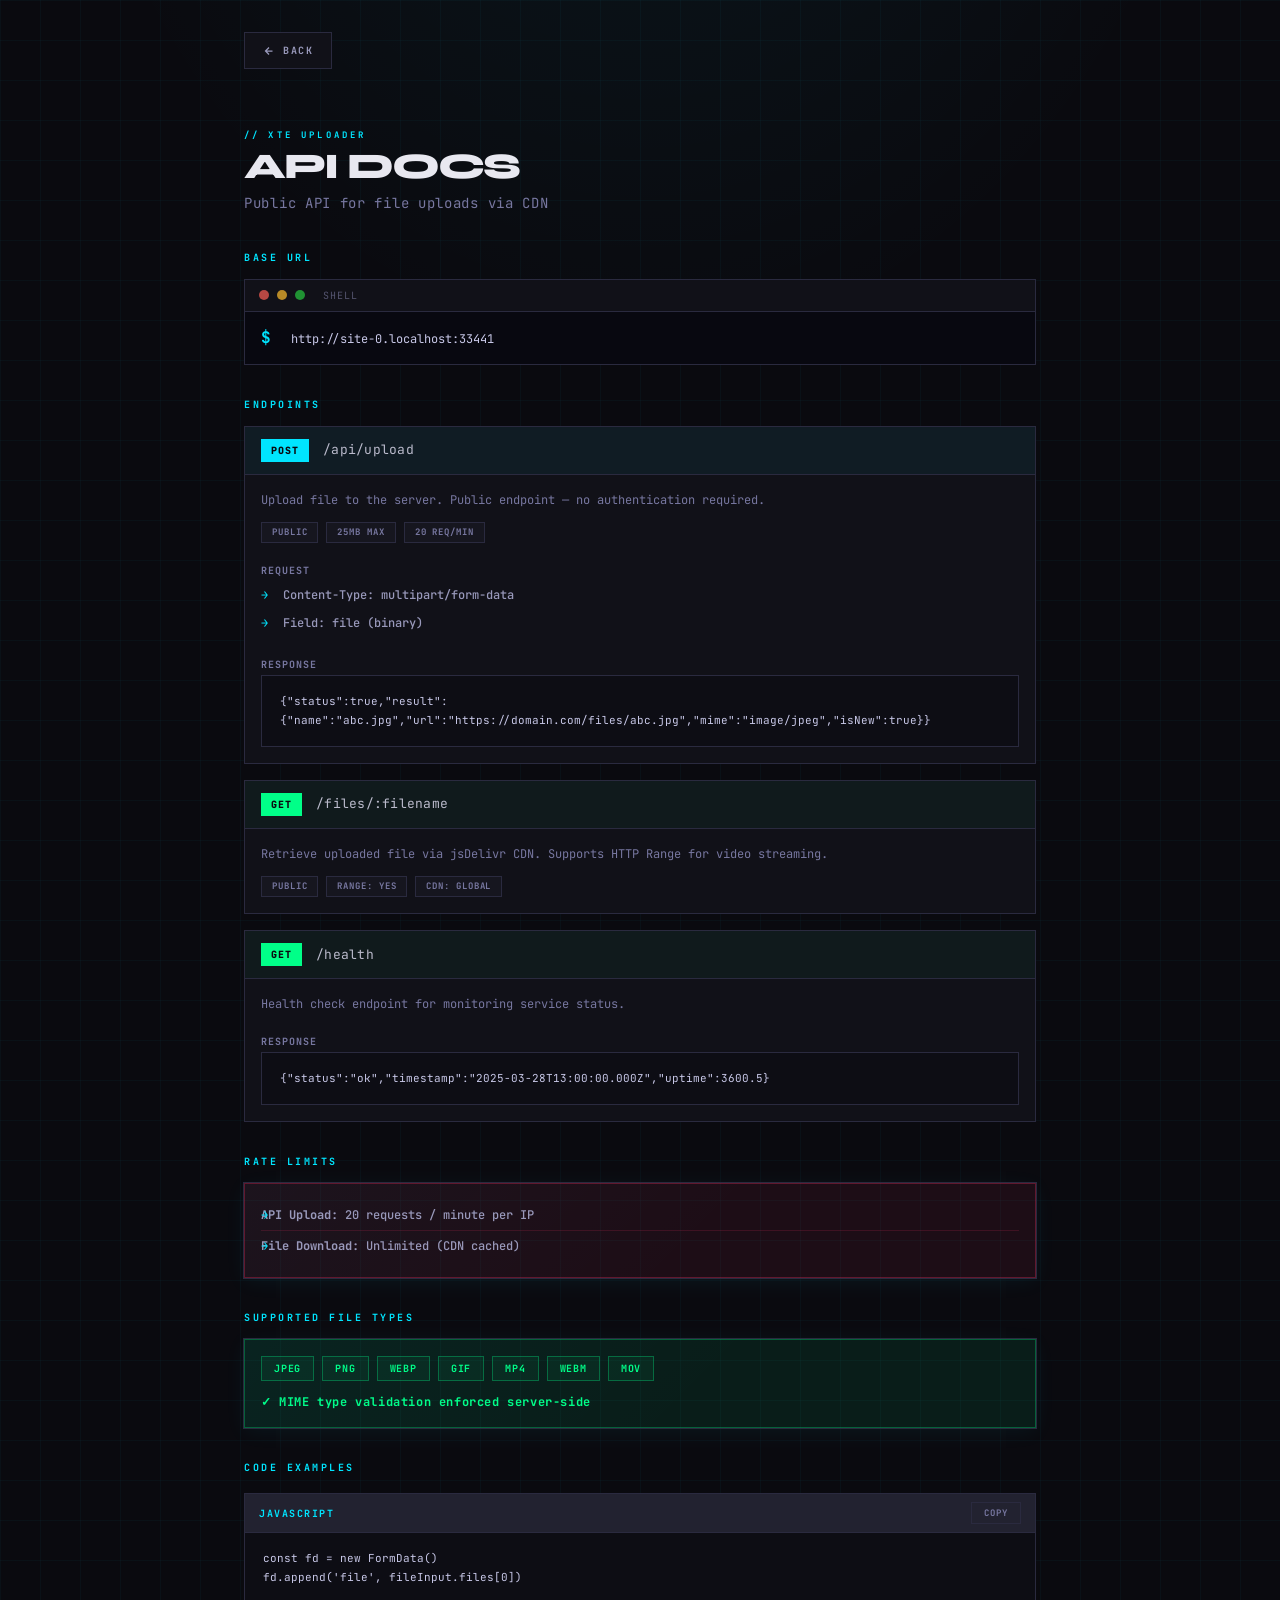
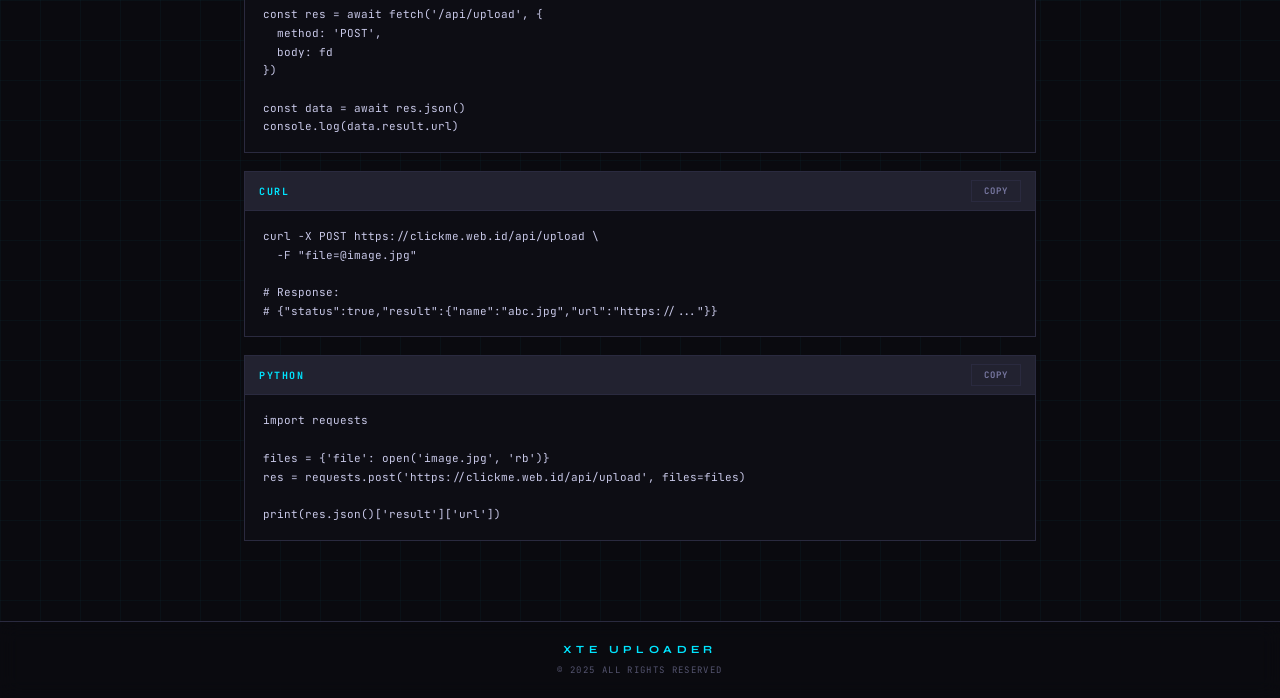
<file: public/docs.html>
<!DOCTYPE html>
<html lang="en">
<head>
    <meta charset="UTF-8">
    <meta name="viewport" content="width=device-width, initial-scale=1.0, maximum-scale=1.0, user-scalable=no">
    <meta name="description" content="XTE Uploader API Documentation">
    <title>Docs | XTE Uploader</title>
    <link rel="stylesheet" href="/assets/style.css">
    <style>
        .terminal-box {
            background: #080810;
            border: 1px solid var(--border-color);
            overflow: hidden;
        }
        .terminal-header {
            background: #111118;
            padding: 8px 14px;
            display: flex;
            align-items: center;
            gap: 8px;
            border-bottom: 1px solid var(--border-color);
        }
        .terminal-dot {
            width: 10px;
            height: 10px;
            border-radius: 50%;
        }
        .terminal-dot.red { background: #ff5f56; opacity: 0.7; }
        .terminal-dot.yellow { background: #ffbd2e; opacity: 0.7; }
        .terminal-dot.green { background: #27c93f; opacity: 0.7; }
        .terminal-title {
            margin-left: 10px;
            font-size: 10px;
            color: var(--gray-400);
            font-family: 'JetBrains Mono', monospace;
            letter-spacing: 0.1em;
            text-transform: uppercase;
        }
        .terminal-body {
            padding: 14px 16px;
            background: #080810;
        }
        .terminal-prompt {
            color: var(--accent);
            font-weight: 700;
            margin-right: 10px;
            font-family: 'JetBrains Mono', monospace;
        }
        .terminal-text {
            color: #c8c8e8;
            font-family: 'JetBrains Mono', monospace;
            font-size: 12px;
        }
        .endpoint-content {
            position: relative;
            z-index: 10;
        }
        .endpoint-body-inner {
            position: relative;
            z-index: 10;
        }
    </style>
</head>
<body class="docs-page">
    <div class="docs-container">

        <div class="docs-section">
            <a href="/" class="back-btn">
                <svg width="12" height="12" viewBox="0 0 24 24" fill="none" stroke="currentColor" stroke-width="2.5">
                    <path d="M19 12H5M12 19l-7-7 7-7"/>
                </svg>
                Back
            </a>
        </div>

        <div class="docs-header-section mb-6">
            <span class="brand-label" style="font-size:9px; font-weight:700; letter-spacing:0.35em; color:var(--accent); text-transform:uppercase; font-family:'JetBrains Mono',monospace; margin-bottom:6px; display:block;">// XTE Uploader</span>
            <h1 class="text-3xl font-black tracking-tighter mb-2">
                API DOCS
            </h1>
            <p class="text-sm" style="color:var(--gray-500); letter-spacing:0.05em;">Public API for file uploads via CDN</p>
        </div>

        <div class="docs-section">
            <span class="docs-label">Base URL</span>
            <div class="terminal-box">
                <div class="terminal-header">
                    <span class="terminal-dot red"></span>
                    <span class="terminal-dot yellow"></span>
                    <span class="terminal-dot green"></span>
                    <span class="terminal-title">shell</span>
                </div>
                <div class="terminal-body">
                    <span class="terminal-prompt">$</span>
                    <span class="terminal-text" id="base-url">https://clickme.web.id</span>
                </div>
            </div>
        </div>

        <div class="docs-section">
            <span class="docs-label">Endpoints</span>

            <div class="endpoint-box hard-box">
                <div class="endpoint-header post-api">
                    <span class="method">POST</span>
                    <span class="path">/api/upload</span>
                </div>
                <div class="endpoint-body">
                    <div class="endpoint-content">
                        <p class="endpoint-desc">Upload file to the server. Public endpoint — no authentication required.</p>
                        <div class="endpoint-info">
                            <span class="endpoint-badge">Public</span>
                            <span class="endpoint-badge">25MB Max</span>
                            <span class="endpoint-badge">20 req/min</span>
                        </div>
                        <div class="response-box">
                            <span class="response-label">Request</span>
                            <ul class="docs-list">
                                <li>Content-Type: multipart/form-data</li>
                                <li>Field: file (binary)</li>
                            </ul>
                        </div>
                        <div class="response-box">
                            <span class="response-label">Response</span>
                            <pre class="response-code">{"status":true,"result":{"name":"abc.jpg","url":"https://domain.com/files/abc.jpg","mime":"image/jpeg","isNew":true}}</pre>
                        </div>
                    </div>
                </div>
            </div>

            <div class="endpoint-box hard-box">
                <div class="endpoint-header get">
                    <span class="method">GET</span>
                    <span class="path">/files/:filename</span>
                </div>
                <div class="endpoint-body">
                    <div class="endpoint-content">
                        <p class="endpoint-desc">Retrieve uploaded file via jsDelivr CDN. Supports HTTP Range for video streaming.</p>
                        <div class="endpoint-info">
                            <span class="endpoint-badge">Public</span>
                            <span class="endpoint-badge">Range: Yes</span>
                            <span class="endpoint-badge">CDN: Global</span>
                        </div>
                    </div>
                </div>
            </div>

            <div class="endpoint-box hard-box">
                <div class="endpoint-header get">
                    <span class="method">GET</span>
                    <span class="path">/health</span>
                </div>
                <div class="endpoint-body">
                    <div class="endpoint-content">
                        <p class="endpoint-desc">Health check endpoint for monitoring service status.</p>
                        <div class="response-box">
                            <span class="response-label">Response</span>
                            <pre class="response-code">{"status":"ok","timestamp":"2025-03-28T13:00:00.000Z","uptime":3600.5}</pre>
                        </div>
                    </div>
                </div>
            </div>
        </div>

        <div class="docs-section">
            <span class="docs-label">Rate Limits</span>
            <div class="hard-box docs-warn p-4 hard-shadow-static">
                <ul class="docs-list" style="margin: 0; padding-left: 0;">
                    <li style="padding: 6px 0; border-bottom: 1px solid rgba(255, 51, 102, 0.15);">
                        <strong>API Upload:</strong> 20 requests / minute per IP
                    </li>
                    <li style="padding: 6px 0;">
                        <strong>File Download:</strong> Unlimited (CDN cached)
                    </li>
                </ul>
            </div>
        </div>

        <div class="docs-section">
            <span class="docs-label">Supported File Types</span>
            <div class="hard-box docs-success p-4 hard-shadow-static">
                <div class="tag-container">
                    <span class="type-tag">JPEG</span>
                    <span class="type-tag">PNG</span>
                    <span class="type-tag">WEBP</span>
                    <span class="type-tag">GIF</span>
                    <span class="type-tag">MP4</span>
                    <span class="type-tag">WEBM</span>
                    <span class="type-tag">MOV</span>
                </div>
                <p class="text-xs" style="margin: 12px 0 0; color: var(--green-600); font-weight: 700; letter-spacing: 0.05em;">
                    ✓ MIME type validation enforced server-side
                </p>
            </div>
        </div>

        <div class="docs-section">
            <span class="docs-label">Code Examples</span>

            <div class="code-example">
                <div class="code-header">
                    <span class="code-title">JavaScript</span>
                    <button class="copy-btn" onclick="copyCode('code-fetch')">Copy</button>
                </div>
                <pre class="docs-code" id="code-fetch">const fd = new FormData()
fd.append('file', fileInput.files[0])

const res = await fetch('/api/upload', {
  method: 'POST',
  body: fd
})

const data = await res.json()
console.log(data.result.url)</pre>
            </div>

            <div class="code-example">
                <div class="code-header">
                    <span class="code-title">cURL</span>
                    <button class="copy-btn" onclick="copyCode('code-curl')">Copy</button>
                </div>
                <pre class="docs-code" id="code-curl">curl -X POST https://clickme.web.id/api/upload \
  -F "file=@image.jpg"

# Response:
# {"status":true,"result":{"name":"abc.jpg","url":"https://..."}}</pre>
            </div>

            <div class="code-example">
                <div class="code-header">
                    <span class="code-title">Python</span>
                    <button class="copy-btn" onclick="copyCode('code-python')">Copy</button>
                </div>
                <pre class="docs-code" id="code-python">import requests

files = {'file': open('image.jpg', 'rb')}
res = requests.post('https://clickme.web.id/api/upload', files=files)

print(res.json()['result']['url'])</pre>
            </div>
        </div>

    </div>

    <footer class="app-footer">
        <div class="footer-content">
            <p class="footer-text">XTE Uploader</p>
            <p class="footer-copyright">© 2025 All rights reserved</p>
        </div>
    </footer>

    <script>
        function copyCode(elementId) {
            const code = document.getElementById(elementId).textContent
            navigator.clipboard.writeText(code).then(() => {
                const btn = event.target
                const originalText = btn.innerText
                btn.innerText = 'Copied!'
                btn.style.background = 'var(--accent)'
                btn.style.color = 'var(--black)'
                btn.style.borderColor = 'var(--accent)'
                setTimeout(() => {
                    btn.innerText = originalText
                    btn.style.background = ''
                    btn.style.color = ''
                    btn.style.borderColor = ''
                }, 2000)
            }).catch(() => {
                btn.innerText = 'Failed'
            })
        }

        // Set base URL dynamically
        document.getElementById('base-url').textContent = window.location.origin
    </script>
</body>
</html>
</file>
<file: assets/style.css>
@import url('https://fonts.googleapis.com/css2?family=Syne:wght@400;600;700;800&family=JetBrains+Mono:wght@400;600;700;900&display=swap');

* {
    box-sizing: border-box;
    margin: 0;
    padding: 0;
}

:root {
    --bg-color: #0a0a0f;
    --card-bg: #111118;
    --text-main: #e8e8f0;
    --accent: #00e5ff;
    --accent-dim: #00b8cc;
    --accent-glow: rgba(0, 229, 255, 0.15);
    --accent-glow-strong: rgba(0, 229, 255, 0.35);
    --blue-600: #00e5ff;
    --blue-500: #33ecff;
    --blue-50: rgba(0, 229, 255, 0.08);
    --blue-900: #00b8cc;
    --gray-50: #1a1a26;
    --gray-100: #16161f;
    --gray-200: #222230;
    --gray-300: #33334a;
    --gray-400: #555570;
    --gray-500: #7777a0;
    --gray-600: #9999bb;
    --gray-700: #bbbbcc;
    --gray-900: #e0e0f0;
    --red-600: #ff3366;
    --red-500: #ff6688;
    --red-50: rgba(255, 51, 102, 0.08);
    --green-600: #00ff88;
    --green-500: #33ffaa;
    --green-50: rgba(0, 255, 136, 0.08);
    --black: #0a0a0f;
    --white: #e8e8f0;
    --border-color: #2a2a3f;
    --border-accent: #00e5ff;
    --border-width: 1px;
    --shadow-offset: 10px;
}

body {
    font-family: 'JetBrains Mono', 'Consolas', 'Monaco', monospace;
    background: var(--bg-color);
    background-image:
        radial-gradient(ellipse 80% 60% at 50% -20%, rgba(0, 229, 255, 0.07) 0%, transparent 60%),
        linear-gradient(rgba(0, 229, 255, 0.03) 1px, transparent 1px),
        linear-gradient(90deg, rgba(0, 229, 255, 0.03) 1px, transparent 1px);
    background-size: 100% 100%, 40px 40px, 40px 40px;
    color: var(--text-main);
    min-height: 100vh;
    display: flex;
    flex-direction: column;
    line-height: 1.5;
    -webkit-font-smoothing: antialiased;
    -moz-osx-font-smoothing: grayscale;
}

body.docs-page {
    display: block;
    animation: pageFadeIn 0.3s ease;
}

@keyframes pageFadeIn {
    from { opacity: 0; }
    to { opacity: 1; }
}

/* ─── TYPOGRAPHY ─── */
.text-3xl {
    font-family: 'Syne', sans-serif;
    font-size: 36px;
    line-height: 1;
    letter-spacing: -0.02em;
    font-weight: 800;
}
.text-2xl {
    font-family: 'Syne', sans-serif;
    font-size: 28px;
    line-height: 1.1;
    letter-spacing: -0.01em;
    font-weight: 800;
}
.text-xl {
    font-family: 'Syne', sans-serif;
    font-size: 22px;
    line-height: 1.2;
    font-weight: 700;
}
.text-lg { font-size: 16px; line-height: 1.4; }
.text-sm { font-size: 14px; line-height: 1.5; }
.text-xs { font-size: 12px; line-height: 1.5; }
.text-\[10px\] { font-size: 10px; }

.font-black { font-family: 'Syne', sans-serif; font-weight: 800; }
.font-bold { font-weight: 700; }
.font-semibold { font-weight: 600; }
.font-medium { font-weight: 500; }
.font-mono { font-family: 'JetBrains Mono', 'Consolas', 'Monaco', monospace; }

.tracking-tighter { letter-spacing: -0.05em; }
.tracking-wide { letter-spacing: 0.1em; }
.tracking-widest { letter-spacing: 0.3em; }
.leading-none { line-height: 1; }
.leading-tight { line-height: 1.25; }
.leading-relaxed { line-height: 1.625; }

.uppercase { text-transform: uppercase; }

.text-blue-600 { color: var(--accent); }
.text-blue-500 { color: var(--blue-500); }
.text-blue-900 { color: var(--accent-dim); }
.text-gray-400 { color: var(--gray-400); }
.text-gray-500 { color: var(--gray-500); }
.text-gray-600 { color: var(--gray-600); }
.text-gray-700 { color: var(--gray-700); }
.text-white { color: var(--white); }
.text-red-600 { color: var(--red-600); }
.text-green-600 { color: var(--green-600); }

.bg-black { background-color: var(--card-bg); }
.bg-white { background-color: var(--card-bg); }
.bg-gray-50 { background-color: var(--gray-50); }
.bg-gray-100 { background-color: var(--gray-100); }
.bg-blue-50 { background-color: var(--blue-50); }
.bg-red-50 { background-color: var(--red-50); }
.bg-green-50 { background-color: var(--green-50); }

/* ─── BORDERS ─── */
.border-black { border: var(--border-width) solid var(--border-color); }
.border-blue-600 { border-color: var(--accent); }
.border-red-600 { border-color: var(--red-600); }
.border-gray-300 { border-color: var(--border-color); }
.border-gray-200 { border-color: var(--border-color); }

/* ─── LAYOUT ─── */
.center-screen {
    min-height: 100vh;
    display: flex;
    align-items: center;
    justify-content: center;
    padding: 24px;
    flex: 1;
}

.docs-container {
    max-width: 840px;
    margin: 0 auto;
    padding: 32px 24px 48px;
}

.w-full { width: 100%; }
.max-w-md { max-width: 480px; }
.max-w-2xl { max-width: 680px; }
.flex { display: flex; }
.flex-col { flex-direction: column; }
.items-center { align-items: center; }
.justify-center { justify-content: center; }
.justify-between { justify-content: space-between; }
.items-end { align-items: flex-end; }
.items-start { align-items: flex-start; }
.gap-1 { gap: 4px; }
.gap-2 { gap: 8px; }
.gap-3 { gap: 12px; }
.gap-4 { gap: 16px; }
.mb-1 { margin-bottom: 4px; }
.mb-2 { margin-bottom: 8px; }
.mb-3 { margin-bottom: 12px; }
.mb-4 { margin-bottom: 16px; }
.mb-6 { margin-bottom: 24px; }
.mt-2 { margin-top: 8px; }
.mt-4 { margin-top: 16px; }
.mt-6 { margin-top: 24px; }
.mt-8 { margin-top: 32px; }
.ml-1 { margin-left: 4px; }
.ml-2 { margin-left: 8px; }
.mr-2 { margin-right: 8px; }
.text-center { text-align: center; }
.relative { position: relative; }
.absolute { position: absolute; }
.hidden { display: none; }
.block { display: block; }
.inline-block { display: inline-block; }
.truncate { max-width: 100%; white-space: nowrap; overflow: hidden; text-overflow: ellipsis; }
.max-w-\[200px\] { max-width: 200px; }
.z-10 { z-index: 10; }
.overflow-hidden { overflow: hidden; }
.text-left { text-align: left; }
.w-12 { width: 48px; }
.h-12 { height: 48px; }

/* ─── WRAPPER & FOOTER ─── */
.app-wrapper {
    min-height: 100vh;
    display: flex;
    flex-direction: column;
}

.app-footer {
    margin-top: auto;
    border-top: 1px solid var(--border-color);
    background: rgba(10, 10, 15, 0.8);
    backdrop-filter: blur(10px);
    padding: 20px 24px;
}

.footer-content {
    max-width: 480px;
    margin: 0 auto;
    text-align: center;
}

.footer-content p { margin: 0; }

.footer-text {
    font-size: 11px;
    font-weight: 700;
    color: var(--accent);
    text-transform: uppercase;
    letter-spacing: 0.4em;
    font-family: 'Syne', sans-serif;
}

.footer-copyright {
    font-size: 9px;
    color: var(--gray-400);
    text-transform: uppercase;
    letter-spacing: 0.15em;
    margin-top: 6px !important;
}

/* ─── HARD BOX (restyle for dark theme) ─── */
.hard-box {
    border: 1px solid var(--border-color);
    border-radius: 0;
    background: var(--card-bg);
    position: relative;
}

.hard-box::before {
    content: '';
    position: absolute;
    inset: 0;
    border-radius: 0;
    background: linear-gradient(135deg, rgba(0, 229, 255, 0.03) 0%, transparent 60%);
    pointer-events: none;
    z-index: 0;
}

/* ─── GLOW SHADOW ─── */
.hard-shadow {
    box-shadow: 0 0 0 1px var(--border-color), 0 4px 24px rgba(0, 229, 255, 0.08);
    transition: all 0.2s ease;
}

.hard-shadow:hover {
    transform: translateY(-2px);
    box-shadow: 0 0 0 1px var(--accent), 0 8px 32px rgba(0, 229, 255, 0.2);
}

.hard-shadow:active {
    transform: translateY(1px);
    box-shadow: 0 0 0 1px var(--accent-dim), 0 2px 8px rgba(0, 229, 255, 0.1);
}

.hard-shadow-static {
    box-shadow: 0 0 0 1px var(--border-color), 0 4px 20px rgba(0, 229, 255, 0.06);
}

/* ─── ANIMATIONS ─── */
.anim-pop {
    animation: popIn 0.4s cubic-bezier(0.175, 0.885, 0.32, 1.275);
}

@keyframes popIn {
    from { opacity: 0; transform: scale(0.95) translateY(8px); }
    to { opacity: 1; transform: scale(1) translateY(0); }
}

@keyframes pageEnter {
    from { opacity: 0; transform: translateY(10px); }
    to { opacity: 1; transform: translateY(0); }
}

.center-screen > .w-full {
    animation: pageEnter 0.4s ease;
}

@keyframes fadeIn {
    from { opacity: 0; transform: translateY(-8px); }
    to { opacity: 1; transform: translateY(0); }
}

@keyframes slideUp {
    from { opacity: 0; transform: translateY(20px); }
    to { opacity: 1; transform: translateY(0); }
}

@keyframes shimmer {
    0% { transform: translateX(-100%); }
    100% { transform: translateX(200%); }
}

@keyframes spin {
    0% { transform: rotate(0deg); }
    100% { transform: rotate(360deg); }
}

@keyframes shake {
    0%, 100% { transform: translateX(0); }
    25% { transform: translateX(-8px); }
    75% { transform: translateX(8px); }
}

@keyframes bounce {
    0%, 100% { transform: translateY(0) scale(1); }
    50% { transform: translateY(-12px) scale(1.05); }
}

@keyframes glowPulse {
    0%, 100% { box-shadow: 0 0 0 1px var(--accent), 0 0 20px rgba(0, 229, 255, 0.15); }
    50% { box-shadow: 0 0 0 1px var(--accent), 0 0 40px rgba(0, 229, 255, 0.3); }
}

.anim-fade-in { animation: fadeIn 0.3s ease; }
.anim-slide-up { animation: slideUp 0.4s ease; }

/* ─── TAB NAV ─── */
.tab-nav {
    display: flex;
    border: 1px solid var(--border-color);
    background: var(--card-bg);
}

.tab-btn {
    padding: 8px 20px;
    font-size: 10px;
    font-weight: 700;
    text-transform: uppercase;
    cursor: pointer;
    border: none;
    background: transparent;
    text-decoration: none;
    color: var(--gray-500);
    transition: all 0.15s;
    letter-spacing: 0.15em;
    display: flex;
    align-items: center;
    border-right: 1px solid var(--border-color);
    font-family: 'JetBrains Mono', monospace;
}

.tab-btn:last-child { border-right: none; }

.tab-btn:hover {
    background: var(--gray-100);
    color: var(--accent);
}

.tab-btn.active {
    background: var(--accent);
    color: var(--black);
    font-weight: 900;
}

/* ─── UPLOAD ZONE ─── */
.upload-zone {
    height: 300px;
    border: 1px dashed var(--border-color);
    display: flex;
    flex-direction: column;
    align-items: center;
    justify-content: center;
    cursor: pointer;
    transition: all 0.25s ease;
    position: relative;
    overflow: hidden;
    background: rgba(0, 229, 255, 0.02);
}

.upload-zone::after {
    content: '';
    position: absolute;
    inset: 0;
    background: linear-gradient(135deg, transparent 40%, rgba(0, 229, 255, 0.03) 100%);
    pointer-events: none;
}

.upload-zone:hover {
    border-color: var(--accent);
    background: var(--accent-glow);
    box-shadow: inset 0 0 40px rgba(0, 229, 255, 0.05);
}

.upload-zone.drag-over {
    border-color: var(--accent);
    background: var(--accent-glow-strong);
    box-shadow: inset 0 0 60px rgba(0, 229, 255, 0.1), 0 0 0 1px var(--accent);
    animation: glowPulse 1.5s ease infinite;
}

.upload-zone.file-selected {
    border-style: solid;
    border-color: var(--accent);
    background: rgba(0, 229, 255, 0.04);
}

.upload-zone .icon {
    color: var(--gray-400);
    transition: all 0.3s;
}

.upload-zone:hover .icon,
.upload-zone.drag-over .icon {
    color: var(--accent);
    transform: translateY(-4px);
    filter: drop-shadow(0 0 8px rgba(0, 229, 255, 0.5));
}

.upload-zone.file-selected .icon {
    color: var(--accent);
    filter: drop-shadow(0 0 6px rgba(0, 229, 255, 0.4));
}

/* ─── PROGRESS BAR ─── */
.progress-container {
    position: absolute;
    bottom: 0;
    left: 0;
    right: 0;
    height: 3px;
    background: rgba(0, 229, 255, 0.1);
    overflow: hidden;
}

.progress-bar {
    height: 100%;
    background: linear-gradient(90deg, var(--accent-dim), var(--accent), var(--blue-500));
    transition: width 0.3s ease;
    position: relative;
}

.progress-bar::after {
    content: '';
    position: absolute;
    top: 0; left: 0; right: 0; bottom: 0;
    background: linear-gradient(90deg, transparent, rgba(255,255,255,0.4), transparent);
    animation: shimmer 1.5s infinite;
}

/* ─── UPLOAD BUTTON ─── */
.upload-btn {
    width: 100%;
    padding: 16px;
    font-size: 11px;
    font-weight: 700;
    text-transform: uppercase;
    letter-spacing: 0.2em;
    cursor: pointer;
    display: flex;
    align-items: center;
    justify-content: center;
    gap: 10px;
    font-family: 'JetBrains Mono', monospace;
    background: var(--accent);
    color: var(--black);
    border: none;
    transition: all 0.2s ease;
    position: relative;
    overflow: hidden;
}

.upload-btn::before {
    content: '';
    position: absolute;
    inset: 0;
    background: linear-gradient(135deg, rgba(255,255,255,0.1) 0%, transparent 50%);
    pointer-events: none;
}

.upload-btn:hover:not(:disabled) {
    background: var(--blue-500);
    box-shadow: 0 0 30px rgba(0, 229, 255, 0.4);
    transform: translateY(-1px);
}

.upload-btn:active:not(:disabled) {
    transform: translateY(1px);
    box-shadow: 0 0 10px rgba(0, 229, 255, 0.2);
}

.upload-btn:disabled {
    opacity: 0.35;
    cursor: not-allowed;
    background: var(--gray-300);
    color: var(--gray-500);
    box-shadow: none;
}

/* ─── LOADER ─── */
.loader {
    width: 14px;
    height: 14px;
    border: 2px solid rgba(0, 0, 0, 0.2);
    border-top-color: var(--black);
    border-radius: 50%;
    animation: spin 0.7s linear infinite;
    display: inline-block;
}

/* ─── FILE PREVIEW ─── */
.file-preview {
    display: flex;
    align-items: center;
    gap: 12px;
    padding: 12px 14px;
    margin-bottom: 12px;
    border: 1px solid var(--border-color);
    background: var(--gray-100);
    position: relative;
    animation: fadeIn 0.25s ease;
}

.file-preview::before {
    content: '';
    position: absolute;
    left: 0;
    top: 0;
    bottom: 0;
    width: 2px;
    background: var(--accent);
}

.file-preview-icon {
    width: 40px;
    height: 40px;
    border: 1px solid var(--border-color);
    display: flex;
    align-items: center;
    justify-content: center;
    background: var(--blue-50);
    color: var(--accent);
    flex-shrink: 0;
}

.file-preview-info {
    flex: 1;
    min-width: 0;
    overflow: hidden;
}

.file-preview-name {
    font-size: 12px;
    font-weight: 600;
    white-space: nowrap;
    overflow: hidden;
    text-overflow: ellipsis;
    color: var(--white);
}

.file-preview-size {
    font-size: 10px;
    color: var(--gray-500);
    margin-top: 2px;
    letter-spacing: 0.05em;
}

.file-preview-remove {
    background: none;
    border: 1px solid var(--border-color);
    cursor: pointer;
    color: var(--gray-500);
    padding: 6px;
    display: flex;
    align-items: center;
    transition: all 0.15s;
    flex-shrink: 0;
}

.file-preview-remove:hover {
    background: var(--red-50);
    border-color: var(--red-600);
    color: var(--red-600);
}

/* ─── SUCCESS STATE ─── */
.success-check svg {
    animation: bounce 0.6s cubic-bezier(0.175, 0.885, 0.32, 1.275);
    filter: drop-shadow(0 0 12px rgba(0, 255, 136, 0.5));
}

.success-box {
    background: var(--green-50) !important;
    border-color: var(--green-600) !important;
    color: var(--green-600) !important;
}

/* ─── ERROR BOX ─── */
.error-box {
    border-color: var(--red-600) !important;
    background: var(--red-50) !important;
    color: var(--red-500) !important;
}

/* ─── URL DISPLAY ─── */
.url-display {
    background: var(--gray-100) !important;
    border-color: var(--border-color) !important;
}

.url-text {
    font-size: 11px;
    word-break: break-all;
    color: var(--accent);
    font-family: 'JetBrains Mono', monospace;
    letter-spacing: 0.02em;
}

/* ─── ACTION GRID ─── */
.action-grid {
    display: grid;
    grid-template-columns: 1fr 1fr;
    gap: 10px;
}

.action-btn {
    padding: 14px 20px;
    font-size: 10px;
    font-weight: 700;
    text-transform: uppercase;
    letter-spacing: 0.15em;
    cursor: pointer;
    border: none;
    background: var(--gray-100);
    color: var(--gray-600);
    transition: all 0.2s ease;
    font-family: 'JetBrains Mono', monospace;
    display: flex;
    align-items: center;
    justify-content: center;
    gap: 8px;
    border: 1px solid var(--border-color);
}

.action-btn:hover {
    border-color: var(--gray-400);
    color: var(--white);
    background: var(--gray-50);
}

.action-btn.primary {
    background: var(--accent);
    color: var(--black);
    border-color: var(--accent);
    font-weight: 900;
}

.action-btn.primary:hover {
    background: var(--blue-500);
    box-shadow: 0 0 20px rgba(0, 229, 255, 0.3);
}

/* ─── HEADER BRANDING ─── */
.brand-label {
    font-size: 9px;
    font-weight: 700;
    letter-spacing: 0.35em;
    color: var(--accent);
    text-transform: uppercase;
    font-family: 'JetBrains Mono', monospace;
    margin-bottom: 4px;
    display: block;
}

/* ─── PADDING ─── */
.p-4 { padding: 16px; }
.p-6 { padding: 24px; }
.p-8 { padding: 32px; }
.px-4 { padding-left: 16px; padding-right: 16px; }
.py-3 { padding-top: 12px; padding-bottom: 12px; }
.pb-4 { padding-bottom: 16px; }

/* ─── BACK BTN ─── */
.back-btn {
    display: inline-flex;
    align-items: center;
    gap: 8px;
    padding: 10px 18px;
    font-size: 10px;
    font-weight: 700;
    text-transform: uppercase;
    letter-spacing: 0.15em;
    cursor: pointer;
    text-decoration: none;
    background: var(--card-bg);
    color: var(--gray-600);
    border: 1px solid var(--border-color);
    transition: all 0.2s;
    font-family: 'JetBrains Mono', monospace;
    margin-bottom: 28px;
}

.back-btn:hover {
    border-color: var(--accent);
    color: var(--accent);
    box-shadow: 0 0 12px rgba(0, 229, 255, 0.15);
}

/* ─── DOCS ENDPOINT ─── */
.endpoint-box {
    margin-bottom: 16px;
    border: 1px solid var(--border-color);
    overflow: hidden;
    position: relative;
    background: var(--card-bg);
    transition: border-color 0.2s;
}

.endpoint-box:hover {
    border-color: rgba(0, 229, 255, 0.3);
}

.endpoint-box::before {
    content: '';
    position: absolute;
    top: 0; left: 0; right: 0;
    height: 1px;
    background: linear-gradient(90deg, transparent, var(--accent), transparent);
    opacity: 0;
    transition: opacity 0.3s;
}

.endpoint-box:hover::before { opacity: 1; }

.endpoint-header {
    padding: 12px 16px;
    display: flex;
    align-items: center;
    gap: 14px;
    border-bottom: 1px solid var(--border-color);
}

.endpoint-header.post-api { background: rgba(0, 229, 255, 0.05); }
.endpoint-header.get { background: rgba(0, 255, 136, 0.04); }

.method {
    font-size: 10px;
    font-weight: 900;
    letter-spacing: 0.1em;
    padding: 4px 10px;
    font-family: 'JetBrains Mono', monospace;
}

.endpoint-header.post-api .method {
    background: var(--accent);
    color: var(--black);
}

.endpoint-header.get .method {
    background: var(--green-600);
    color: var(--black);
}

.path {
    font-size: 13px;
    font-family: 'JetBrains Mono', monospace;
    color: var(--gray-700);
    letter-spacing: 0.02em;
}

.endpoint-body {
    padding: 16px;
}

.endpoint-desc {
    font-size: 12px;
    color: var(--gray-500);
    margin-bottom: 12px;
    line-height: 1.6;
}

.endpoint-info {
    display: flex;
    gap: 8px;
    flex-wrap: wrap;
    margin-bottom: 0;
}

.endpoint-badge {
    font-size: 9px;
    font-weight: 700;
    text-transform: uppercase;
    letter-spacing: 0.1em;
    padding: 3px 10px;
    border: 1px solid var(--border-color);
    color: var(--gray-500);
    font-family: 'JetBrains Mono', monospace;
    background: var(--gray-100);
}

/* ─── FEATURE GRID (docs) ─── */
.feature-grid {
    display: grid;
    grid-template-columns: repeat(auto-fit, minmax(200px, 1fr));
    gap: 12px;
    margin-top: 14px;
}

.feature-card {
    border: 1px solid var(--border-color);
    padding: 16px;
    background: var(--card-bg);
    position: relative;
    transition: all 0.2s;
}

.feature-card:hover {
    border-color: rgba(0, 229, 255, 0.3);
    background: rgba(0, 229, 255, 0.03);
}

.feature-title {
    font-size: 11px;
    font-weight: 700;
    text-transform: uppercase;
    margin-bottom: 6px;
    letter-spacing: 0.1em;
    color: var(--accent);
}

.feature-desc {
    font-size: 11px;
    color: var(--gray-500);
    line-height: 1.5;
}

/* ─── CODE BLOCKS ─── */
.code-example { margin-top: 18px; }

.code-header {
    display: flex;
    align-items: center;
    justify-content: space-between;
    margin-bottom: 0;
    background: var(--gray-200);
    padding: 8px 14px;
    border: 1px solid var(--border-color);
    border-bottom: none;
}

.code-title {
    font-size: 10px;
    font-weight: 700;
    text-transform: uppercase;
    color: var(--accent);
    letter-spacing: 0.15em;
    font-family: 'JetBrains Mono', monospace;
}

.copy-btn {
    font-size: 9px;
    font-weight: 700;
    text-transform: uppercase;
    background: transparent;
    border: 1px solid var(--border-color);
    padding: 4px 12px;
    cursor: pointer;
    transition: all 0.15s;
    color: var(--gray-500);
    font-family: 'JetBrains Mono', monospace;
    letter-spacing: 0.1em;
}

.copy-btn:hover {
    border-color: var(--accent);
    color: var(--accent);
    background: var(--accent-glow);
}

.copy-btn:active {
    background: var(--accent);
    color: var(--black);
}

/* ─── DOCS SECTIONS ─── */
.docs-section { margin-bottom: 32px; }
.docs-header-section { margin-bottom: 36px; }

.docs-label {
    font-size: 10px;
    font-weight: 700;
    text-transform: uppercase;
    margin-bottom: 14px;
    display: block;
    letter-spacing: 0.25em;
    color: var(--accent);
    font-family: 'JetBrains Mono', monospace;
}

.docs-info {
    background: var(--blue-50);
    border-color: rgba(0, 229, 255, 0.3);
    color: var(--accent);
}

.docs-warn {
    background: var(--red-50);
    border-color: rgba(255, 51, 102, 0.3);
    color: var(--red-500);
}

.docs-success {
    background: var(--green-50);
    border-color: rgba(0, 255, 136, 0.3);
    color: var(--green-600);
}

.response-box { margin-top: 14px; position: relative; z-index: 2; }

.response-label {
    font-size: 10px;
    font-weight: 700;
    text-transform: uppercase;
    margin-bottom: 8px;
    color: var(--gray-500);
    letter-spacing: 0.1em;
    user-select: none;
    font-family: 'JetBrains Mono', monospace;
}

.docs-list {
    list-style: none;
    font-size: 12px;
    color: var(--gray-600);
    margin-bottom: 8px;
    padding-left: 0;
}

.docs-list li {
    padding: 5px 0;
    padding-left: 22px;
    position: relative;
    font-weight: 500;
}

.docs-list li::before {
    content: '→';
    position: absolute;
    left: 0;
    color: var(--accent);
    font-weight: 900;
}

pre,
.docs-code,
.response-code {
    background: #0d0d14;
    color: #c8c8e8;
    padding: 16px 18px;
    font-family: 'JetBrains Mono', 'Consolas', 'Monaco', monospace;
    font-size: 11px;
    overflow-x: auto;
    border: 1px solid var(--border-color);
    line-height: 1.7;
    white-space: pre-wrap;
    word-wrap: break-word;
}

.space-y-4 > * + * { margin-top: 16px; }
.space-y-2 > * + * { margin-top: 8px; }
.space-y-3 > * + * { margin-top: 12px; }

/* ─── BADGE ─── */
.badge {
    display: inline-block;
    padding: 3px 10px;
    font-size: 9px;
    font-weight: 700;
    text-transform: uppercase;
    border: 1px solid var(--border-color);
    letter-spacing: 0.08em;
    margin-left: 8px;
    font-family: 'JetBrains Mono', monospace;
}

.badge-new {
    background: var(--green-50);
    color: var(--green-600);
    border-color: rgba(0, 255, 136, 0.3);
}

.badge-info {
    background: var(--blue-50);
    color: var(--accent);
    border-color: rgba(0, 229, 255, 0.3);
}

/* ─── TYPE TAGS ─── */
.tag-container { display: flex; flex-wrap: wrap; gap: 8px; }

.type-tag {
    font-size: 10px;
    font-weight: 700;
    padding: 4px 12px;
    border: 1px solid rgba(0, 255, 136, 0.3);
    color: var(--green-600);
    background: rgba(0, 255, 136, 0.05);
    letter-spacing: 0.08em;
    font-family: 'JetBrains Mono', monospace;
}

/* ─── HEADER BORDER ─── */
.border-b-2 {
    border-bottom: 1px solid var(--border-color);
}

/* ─── ICON COLORS ─── */
.icon-upload { color: var(--gray-400); transition: all 0.3s; }
.icon-file { color: var(--accent); transition: all 0.3s; }

/* ─── RESPONSIVE ─── */
@media (max-width: 768px) {
    .docs-container { padding: 20px 18px 36px; }
    .center-screen { padding: 18px; }
    .text-3xl { font-size: 26px; }
    .text-2xl { font-size: 22px; }
    .tab-btn { padding: 8px 12px; font-size: 9px; }
    .upload-zone { height: 240px; }
    .action-grid { grid-template-columns: 1fr; }
    .feature-grid { grid-template-columns: 1fr; }
    .endpoint-header { flex-wrap: wrap; }
    .endpoint-info, .endpoint-limits { flex-direction: column; gap: 6px; }
    .app-footer { padding: 16px 18px; }
}

@media (max-width: 480px) {
    .center-screen { padding: 16px; }
    .max-w-md { max-width: 100%; }
    .tab-nav { width: 100%; }
    .tab-btn { flex: 1; justify-content: center; padding: 8px 10px; }
    .upload-zone { height: 220px; }
    .file-preview { padding: 12px; }
    .file-preview-icon { width: 36px; height: 36px; }
    .p-6 { padding: 16px; }
    .p-8 { padding: 20px; }
    .footer-copyright { font-size: 8px; }
    .upload-btn { padding: 14px; }
    .action-btn { padding: 12px 16px; }
}

@media print {
    body { background: white; }
    .hard-shadow, .hard-shadow-static { box-shadow: none; }
}
</file>
